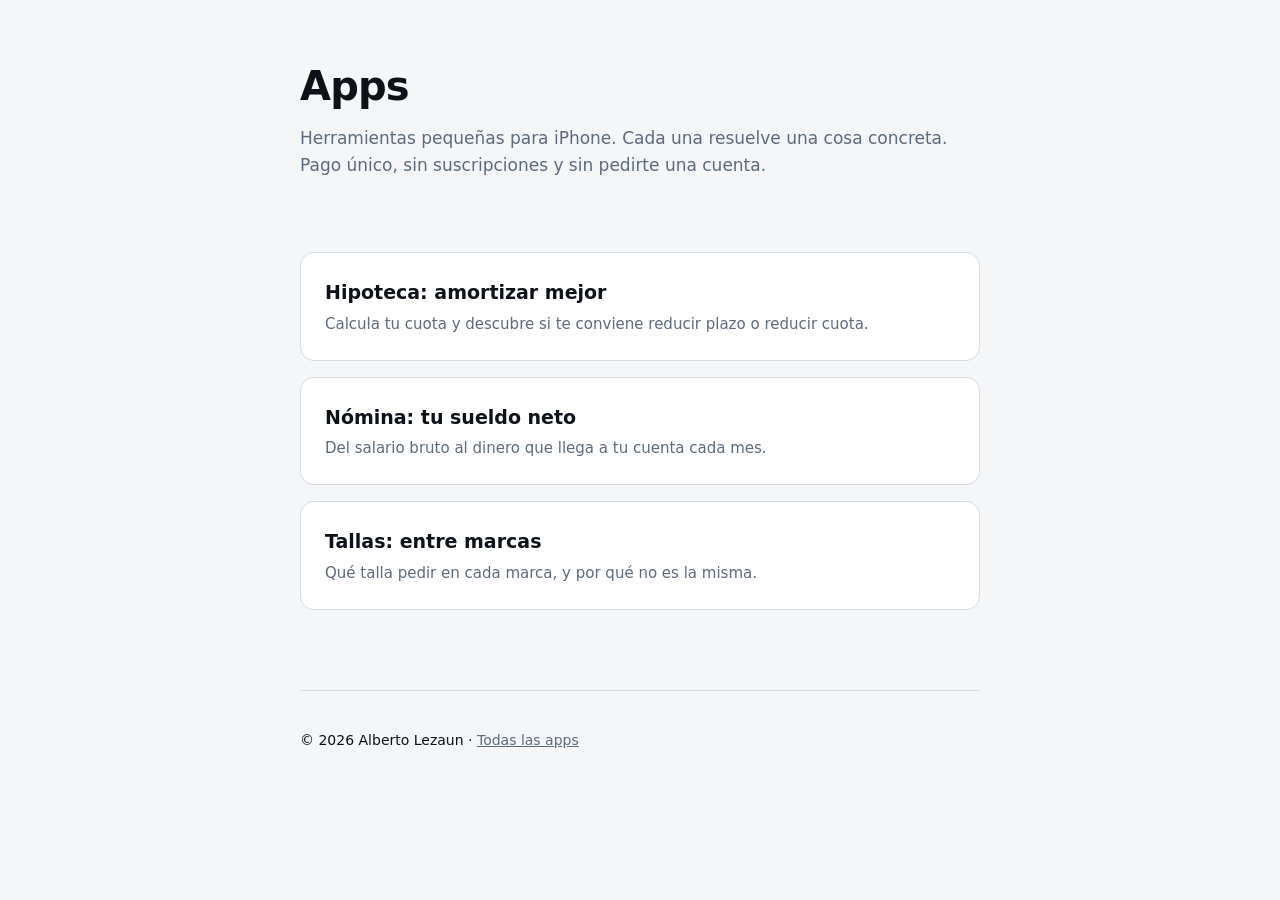
<file: index.html>
<!doctype html>
<html lang="es">
<head>
<meta charset="utf-8">
<meta name="viewport" content="width=device-width, initial-scale=1">
<title>Apps de Alberto Lezaun</title>
<meta name="description" content="Apps de utilidad para iPhone. Pago único, sin suscripciones y sin cuentas.">
<meta name="color-scheme" content="light dark">
<link rel="stylesheet" href="estilos.css">
</head>
<body>
<main>
<header>
  <h1>Apps</h1>
  <p class="muted">Herramientas pequeñas para iPhone. Cada una resuelve una cosa
  concreta. Pago único, sin suscripciones y sin pedirte una cuenta.</p>
</header>

  <a class="tarjeta" href="hipoteca-clara/">
    <h3>Hipoteca: amortizar mejor</h3>
    <p>Calcula tu cuota y descubre si te conviene reducir plazo o reducir cuota.</p>
  </a>
  <a class="tarjeta" href="nomina-clara/">
    <h3>Nómina: tu sueldo neto</h3>
    <p>Del salario bruto al dinero que llega a tu cuenta cada mes.</p>
  </a>
  <a class="tarjeta" href="tallas-claras/">
    <h3>Tallas: entre marcas</h3>
    <p>Qué talla pedir en cada marca, y por qué no es la misma.</p>
  </a>
</main>
<footer>
  <p>© 2026 Alberto Lezaun · <a href="">Todas las apps</a></p>
</footer>
</body>
</html>
</file>
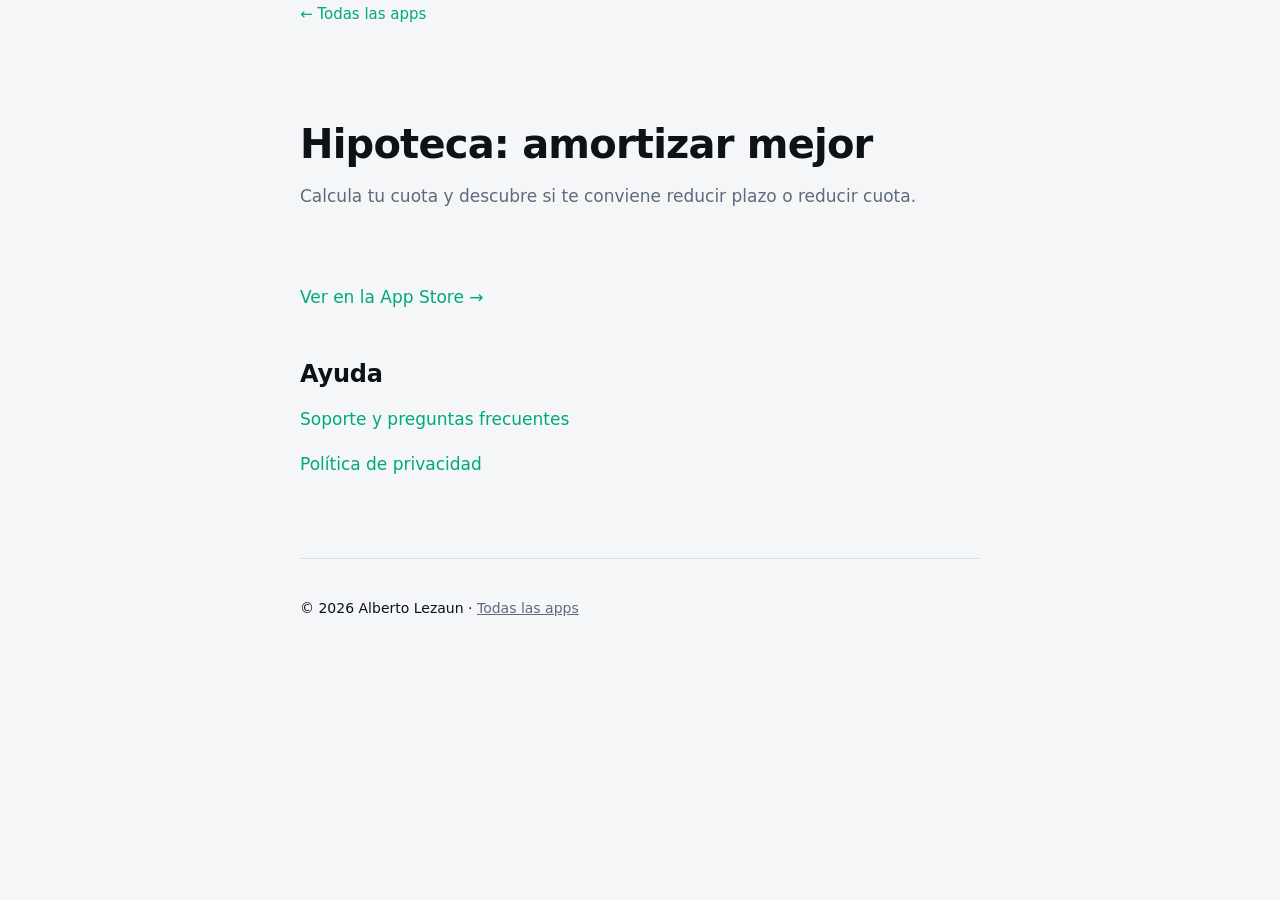
<file: hipoteca-clara/index.html>
<!doctype html>
<html lang="es">
<head>
<meta charset="utf-8">
<meta name="viewport" content="width=device-width, initial-scale=1">
<title>Hipoteca: amortizar mejor</title>
<meta name="description" content="Calcula tu cuota y descubre si te conviene reducir plazo o reducir cuota.">
<meta name="color-scheme" content="light dark">
<link rel="stylesheet" href="../estilos.css">
</head>
<body>
<main>
<a class="volver" href="../">← Todas las apps</a>
<header>
  <h1>Hipoteca: amortizar mejor</h1>
  <p class="muted">Calcula tu cuota y descubre si te conviene reducir plazo o reducir cuota.</p>
</header>

<p><a href="https://apps.apple.com/es/app/id6799749870">Ver en la App Store →</a></p>

<h2>Ayuda</h2>
<p><a href="soporte.html">Soporte y preguntas frecuentes</a></p>
<p><a href="privacidad.html">Política de privacidad</a></p>
</main>
<footer>
  <p>© 2026 Alberto Lezaun · <a href="../">Todas las apps</a></p>
</footer>
</body>
</html>
</file>
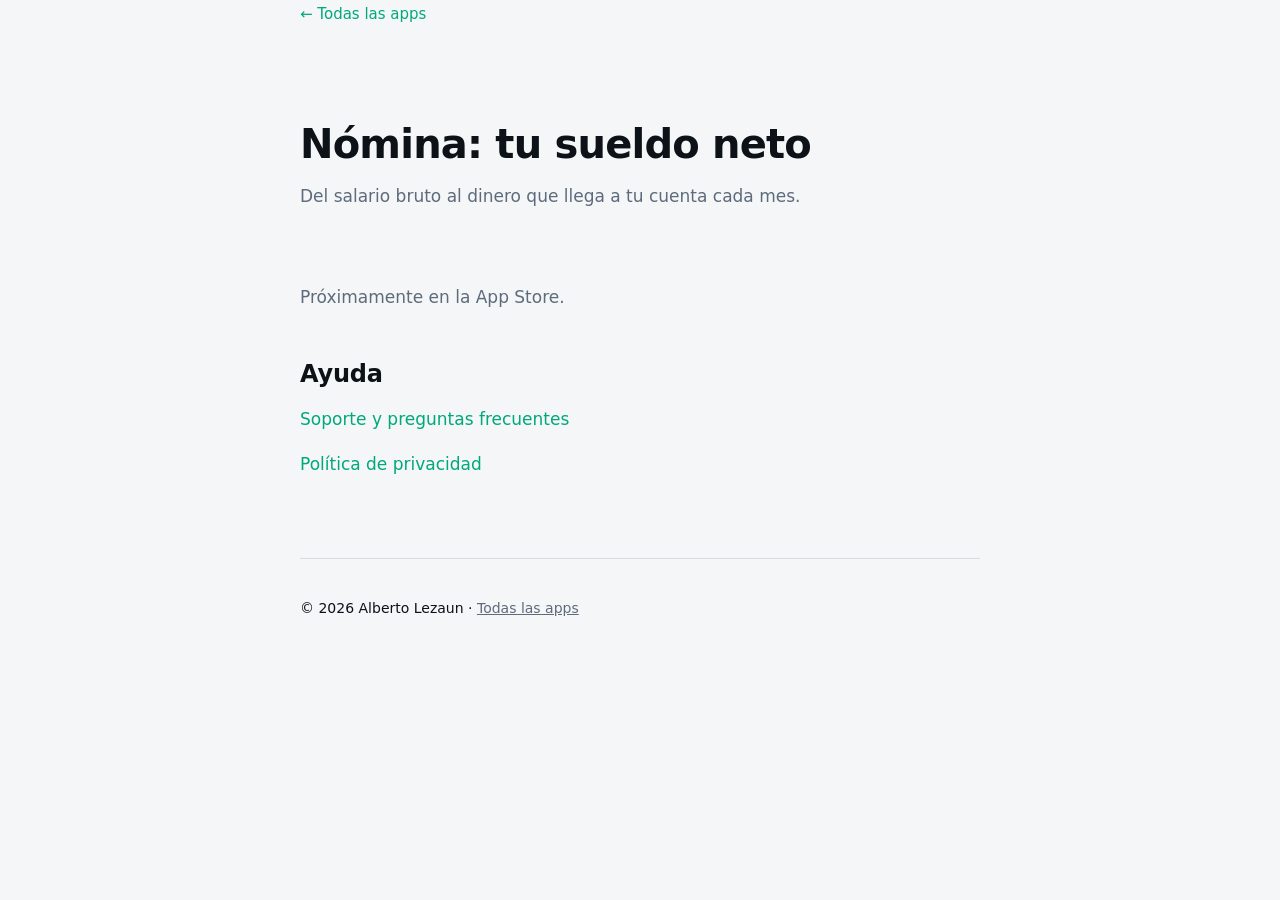
<file: nomina-clara/index.html>
<!doctype html>
<html lang="es">
<head>
<meta charset="utf-8">
<meta name="viewport" content="width=device-width, initial-scale=1">
<title>Nómina: tu sueldo neto</title>
<meta name="description" content="Del salario bruto al dinero que llega a tu cuenta cada mes.">
<meta name="color-scheme" content="light dark">
<link rel="stylesheet" href="../estilos.css">
</head>
<body>
<main>
<a class="volver" href="../">← Todas las apps</a>
<header>
  <h1>Nómina: tu sueldo neto</h1>
  <p class="muted">Del salario bruto al dinero que llega a tu cuenta cada mes.</p>
</header>

<p class="muted">Próximamente en la App Store.</p>

<h2>Ayuda</h2>
<p><a href="soporte.html">Soporte y preguntas frecuentes</a></p>
<p><a href="privacidad.html">Política de privacidad</a></p>
</main>
<footer>
  <p>© 2026 Alberto Lezaun · <a href="../">Todas las apps</a></p>
</footer>
</body>
</html>
</file>
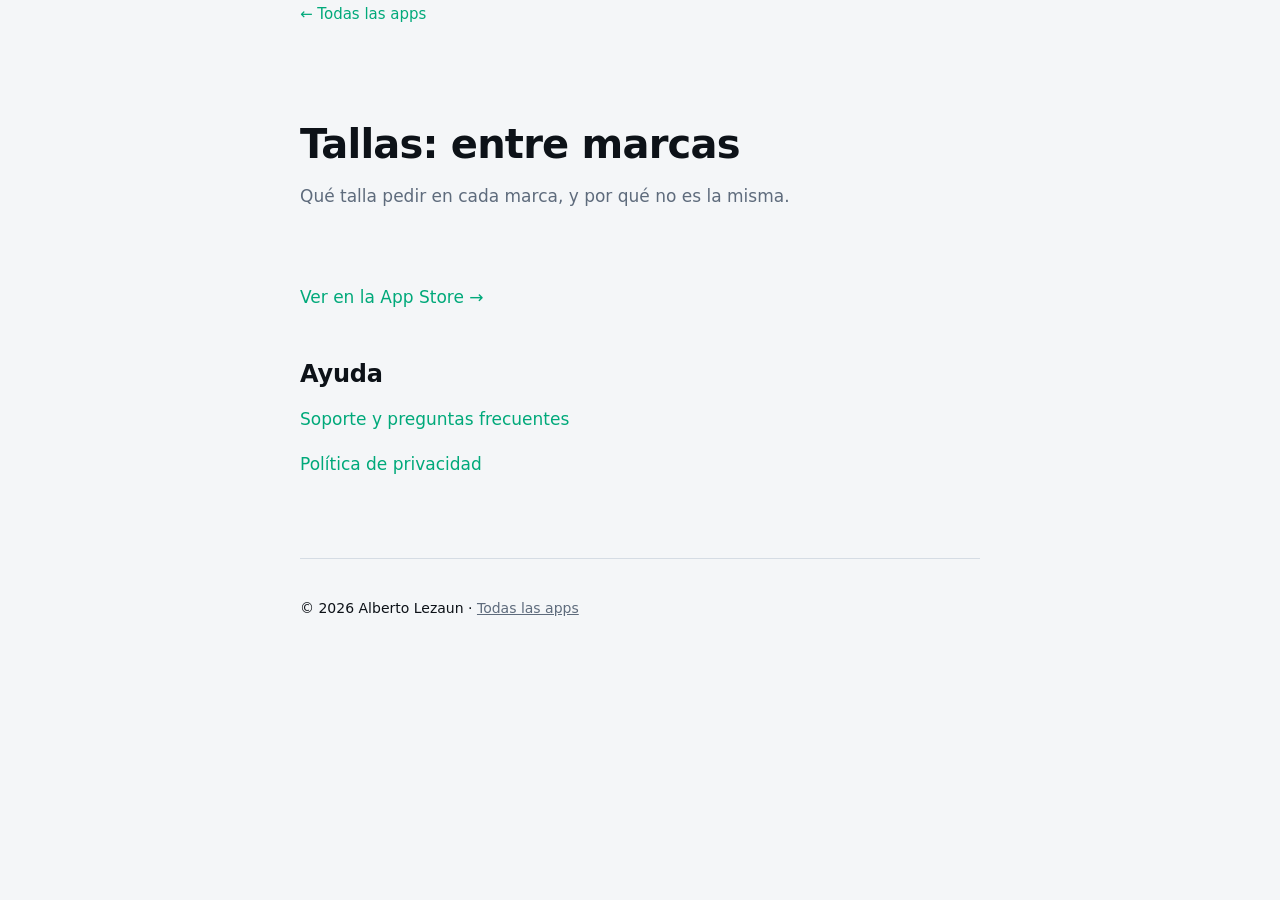
<file: tallas-claras/index.html>
<!doctype html>
<html lang="es">
<head>
<meta charset="utf-8">
<meta name="viewport" content="width=device-width, initial-scale=1">
<title>Tallas: entre marcas</title>
<meta name="description" content="Qué talla pedir en cada marca, y por qué no es la misma.">
<meta name="color-scheme" content="light dark">
<link rel="stylesheet" href="../estilos.css">
</head>
<body>
<main>
<a class="volver" href="../">← Todas las apps</a>
<header>
  <h1>Tallas: entre marcas</h1>
  <p class="muted">Qué talla pedir en cada marca, y por qué no es la misma.</p>
</header>

<p><a href="https://apps.apple.com/es/app/id6800652855">Ver en la App Store →</a></p>

<h2>Ayuda</h2>
<p><a href="soporte.html">Soporte y preguntas frecuentes</a></p>
<p><a href="privacidad.html">Política de privacidad</a></p>
</main>
<footer>
  <p>© 2026 Alberto Lezaun · <a href="../">Todas las apps</a></p>
</footer>
</body>
</html>
</file>
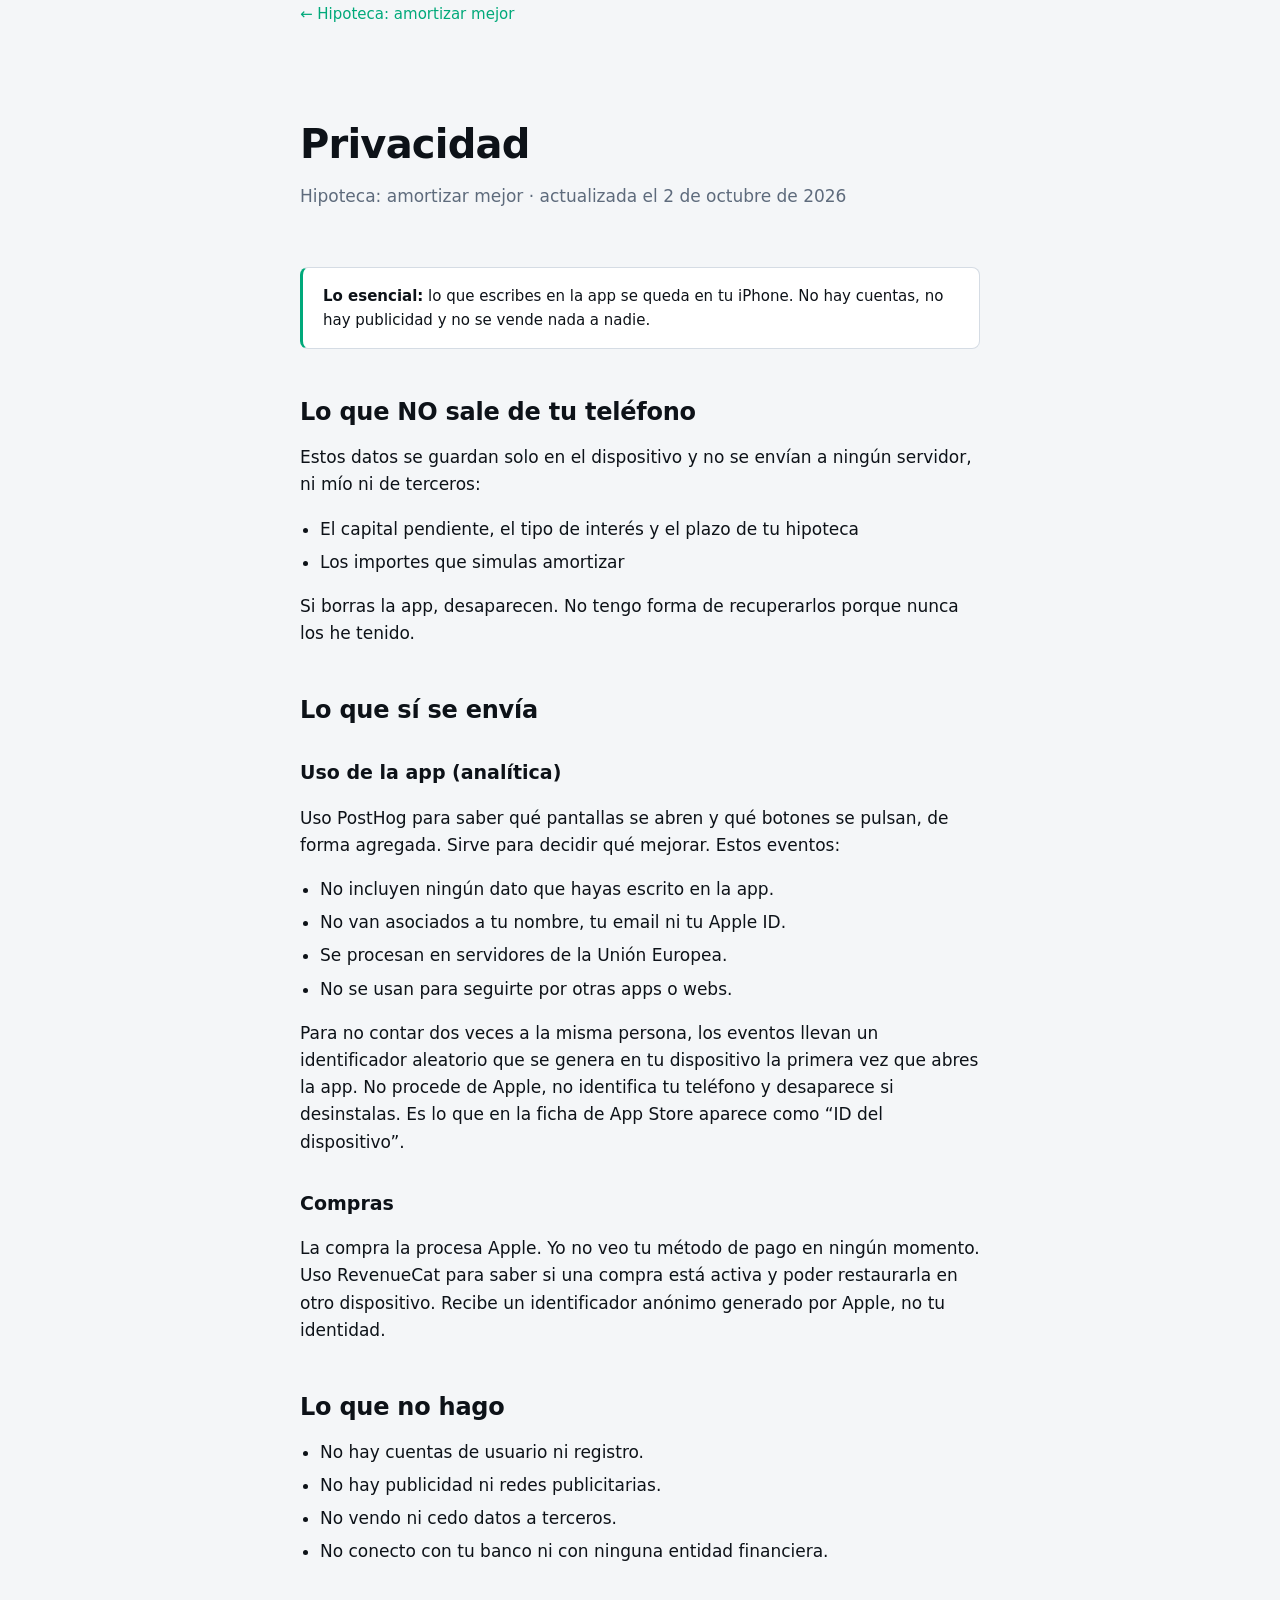
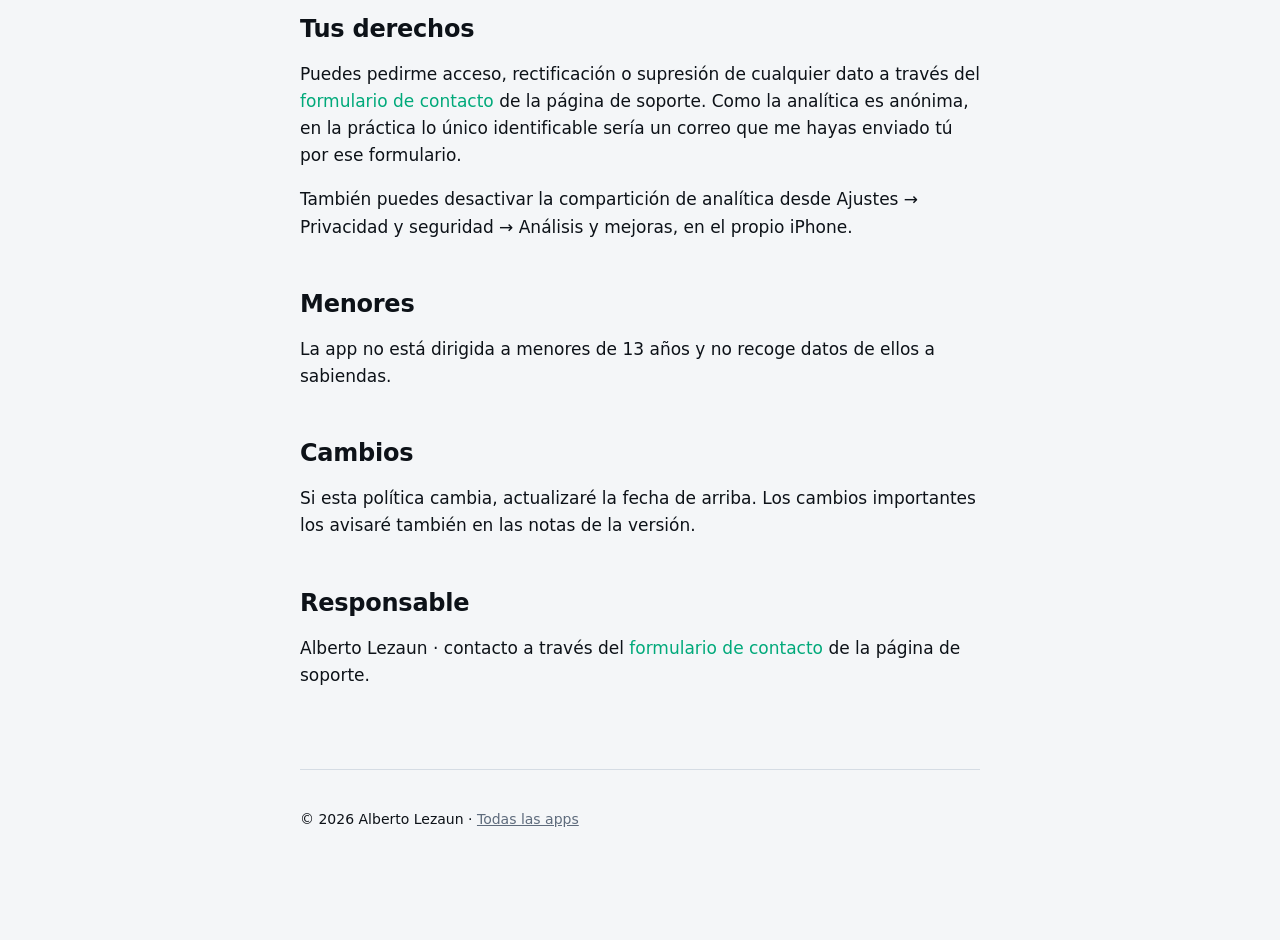
<file: hipoteca-clara/privacidad.html>
<!doctype html>
<html lang="es">
<head>
<meta charset="utf-8">
<meta name="viewport" content="width=device-width, initial-scale=1">
<title>Privacidad — Hipoteca: amortizar mejor</title>
<meta name="description" content="Qué datos recoge Hipoteca: amortizar mejor y qué hace con ellos.">
<meta name="color-scheme" content="light dark">
<link rel="stylesheet" href="../estilos.css">
</head>
<body>
<main>
<a class="volver" href="./">← Hipoteca: amortizar mejor</a>
<header>
  <h1>Privacidad</h1>
  <p class="muted">Hipoteca: amortizar mejor · actualizada el 2 de octubre de 2026</p>
</header>

<div class="aviso">
  <p style="margin:0"><strong>Lo esencial:</strong> lo que escribes en la app se
  queda en tu iPhone. No hay cuentas, no hay publicidad y no se vende nada a
  nadie.</p>
</div>

<h2>Lo que NO sale de tu teléfono</h2>
<p>Estos datos se guardan solo en el dispositivo y no se envían a ningún
servidor, ni mío ni de terceros:</p>
<ul>
  <li>El capital pendiente, el tipo de interés y el plazo de tu hipoteca</li>
  <li>Los importes que simulas amortizar</li>
</ul>
<p>Si borras la app, desaparecen. No tengo forma de recuperarlos porque nunca
los he tenido.</p>

<h2>Lo que sí se envía</h2>

<h3>Uso de la app (analítica)</h3>
<p>Uso PostHog para saber qué pantallas se abren y qué botones se pulsan, de
forma agregada. Sirve para decidir qué mejorar. Estos eventos:</p>
<ul>
  <li>No incluyen ningún dato que hayas escrito en la app.</li>
  <li>No van asociados a tu nombre, tu email ni tu Apple ID.</li>
  <li>Se procesan en servidores de la Unión Europea.</li>
  <li>No se usan para seguirte por otras apps o webs.</li>
</ul>
<p>Para no contar dos veces a la misma persona, los eventos llevan un
identificador aleatorio que se genera en tu dispositivo la primera vez que
abres la app. No procede de Apple, no identifica tu teléfono y desaparece si
desinstalas. Es lo que en la ficha de App Store aparece como “ID del
dispositivo”.</p>

<h3>Compras</h3>
<p>La compra la procesa Apple. Yo no veo tu método de pago en ningún momento.
Uso RevenueCat para saber si una compra está activa y poder restaurarla en
otro dispositivo. Recibe un identificador anónimo generado por Apple, no tu
identidad.</p>

<h2>Lo que no hago</h2>
<ul>
  <li>No hay cuentas de usuario ni registro.</li>
  <li>No hay publicidad ni redes publicitarias.</li>
  <li>No vendo ni cedo datos a terceros.</li>
  <li>No conecto con tu banco ni con ninguna entidad financiera.</li>
</ul>

<h2>Tus derechos</h2>
<p>Puedes pedirme acceso, rectificación o supresión de cualquier dato a través
del <a href="soporte.html#contacto">formulario de contacto</a> de la página de soporte. Como la
analítica es anónima, en la práctica lo único identificable sería un correo que
me hayas enviado tú por ese formulario.</p>
<p>También puedes desactivar la compartición de analítica desde
Ajustes → Privacidad y seguridad → Análisis y mejoras, en el propio iPhone.</p>

<h2>Menores</h2>
<p>La app no está dirigida a menores de 13 años y no recoge datos de ellos a
sabiendas.</p>

<h2>Cambios</h2>
<p>Si esta política cambia, actualizaré la fecha de arriba. Los cambios
importantes los avisaré también en las notas de la versión.</p>

<h2>Responsable</h2>
<p>Alberto Lezaun · contacto a través del <a href="soporte.html#contacto">formulario de contacto</a> de la página de soporte.</p>
</main>
<footer>
  <p>© 2026 Alberto Lezaun · <a href="../">Todas las apps</a></p>
</footer>
</body>
</html>
</file>
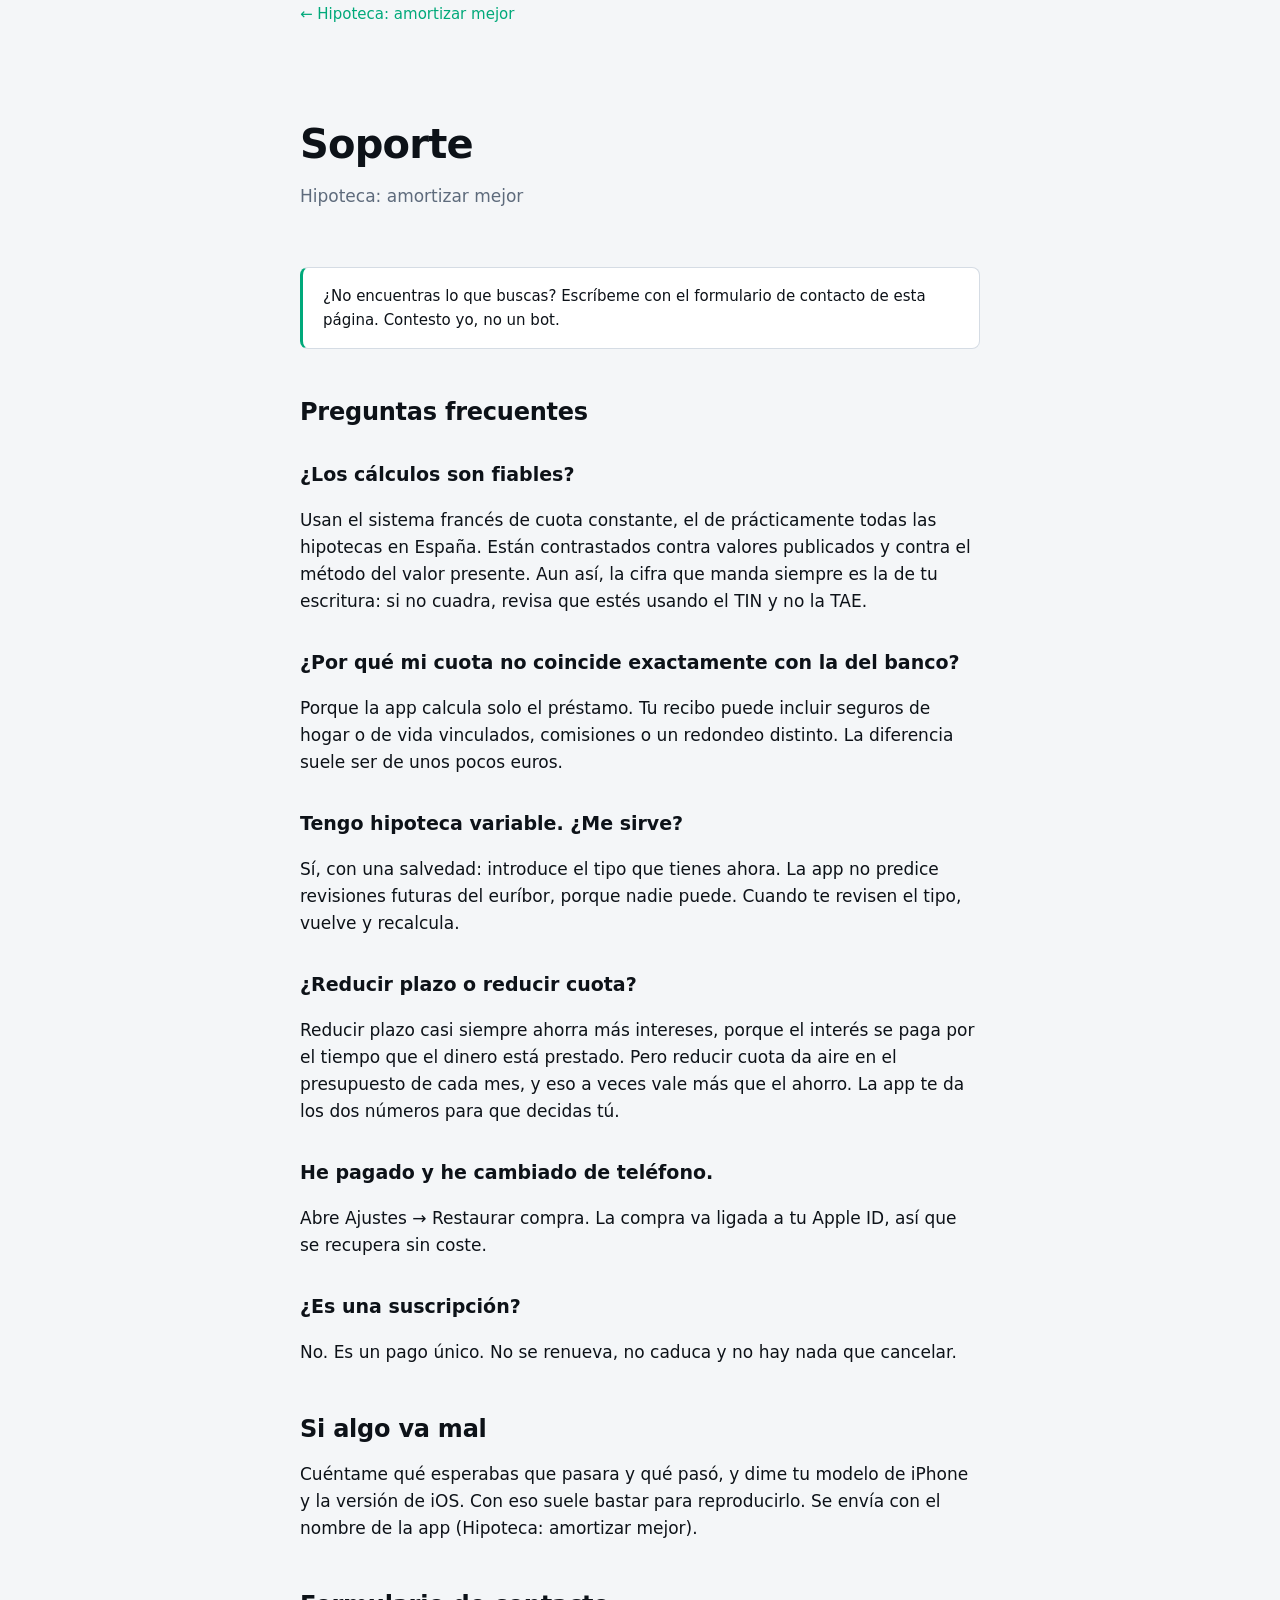
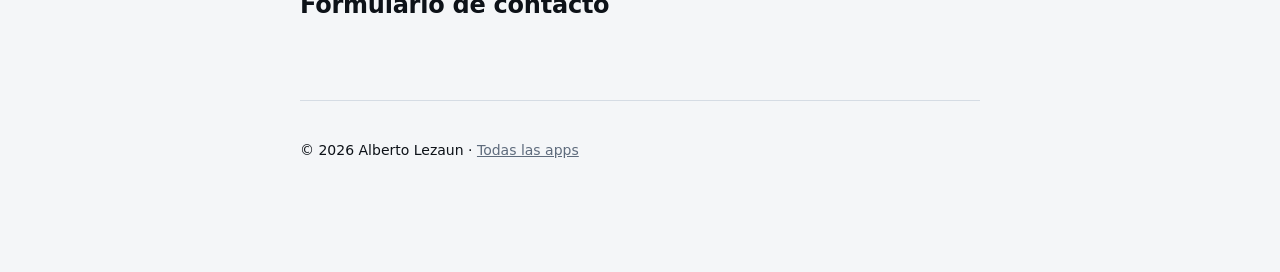
<file: hipoteca-clara/soporte.html>
<!doctype html>
<html lang="es">
<head>
<meta charset="utf-8">
<meta name="viewport" content="width=device-width, initial-scale=1">
<title>Soporte — Hipoteca: amortizar mejor</title>
<meta name="description" content="Ayuda y preguntas frecuentes de Hipoteca: amortizar mejor.">
<meta name="color-scheme" content="light dark">
<link rel="stylesheet" href="../estilos.css">
</head>
<body>
<main>
<a class="volver" href="./">← Hipoteca: amortizar mejor</a>
<header>
  <h1>Soporte</h1>
  <p class="muted">Hipoteca: amortizar mejor</p>
</header>

<div class="aviso">
  <p style="margin:0">¿No encuentras lo que buscas? Escríbeme con el formulario
  de contacto de esta página. Contesto yo, no un bot.</p>
</div>

<h2>Preguntas frecuentes</h2>

<h3>¿Los cálculos son fiables?</h3>
<p>Usan el sistema francés de cuota constante, el de prácticamente todas las hipotecas en España. Están contrastados contra valores publicados y contra el método del valor presente. Aun así, la cifra que manda siempre es la de tu escritura: si no cuadra, revisa que estés usando el TIN y no la TAE.</p>

<h3>¿Por qué mi cuota no coincide exactamente con la del banco?</h3>
<p>Porque la app calcula solo el préstamo. Tu recibo puede incluir seguros de hogar o de vida vinculados, comisiones o un redondeo distinto. La diferencia suele ser de unos pocos euros.</p>

<h3>Tengo hipoteca variable. ¿Me sirve?</h3>
<p>Sí, con una salvedad: introduce el tipo que tienes ahora. La app no predice revisiones futuras del euríbor, porque nadie puede. Cuando te revisen el tipo, vuelve y recalcula.</p>

<h3>¿Reducir plazo o reducir cuota?</h3>
<p>Reducir plazo casi siempre ahorra más intereses, porque el interés se paga por el tiempo que el dinero está prestado. Pero reducir cuota da aire en el presupuesto de cada mes, y eso a veces vale más que el ahorro. La app te da los dos números para que decidas tú.</p>

<h3>He pagado y he cambiado de teléfono.</h3>
<p>Abre Ajustes → Restaurar compra. La compra va ligada a tu Apple ID, así que se recupera sin coste.</p>

<h3>¿Es una suscripción?</h3>
<p>No. Es un pago único. No se renueva, no caduca y no hay nada que cancelar.</p>

<h2>Si algo va mal</h2>
<p>Cuéntame qué esperabas que pasara y qué pasó, y dime tu modelo de iPhone y la
versión de iOS. Con eso suele bastar para reproducirlo. Se envía con el nombre
de la app (Hipoteca: amortizar mejor).</p>

<h2 id="contacto">Formulario de contacto</h2>
<div id="core-contacto" data-proyecto="fabrica-de-apps" data-app="Hipoteca: amortizar mejor" data-idioma="es" data-privacidad="https://apps.albertolezaun.com/hipoteca-clara/privacidad.html"></div>
<script src="https://core-contacto.albertolezaun.workers.dev/form.js" async></script>
</main>
<footer>
  <p>© 2026 Alberto Lezaun · <a href="../">Todas las apps</a></p>
</footer>
</body>
</html>
</file>
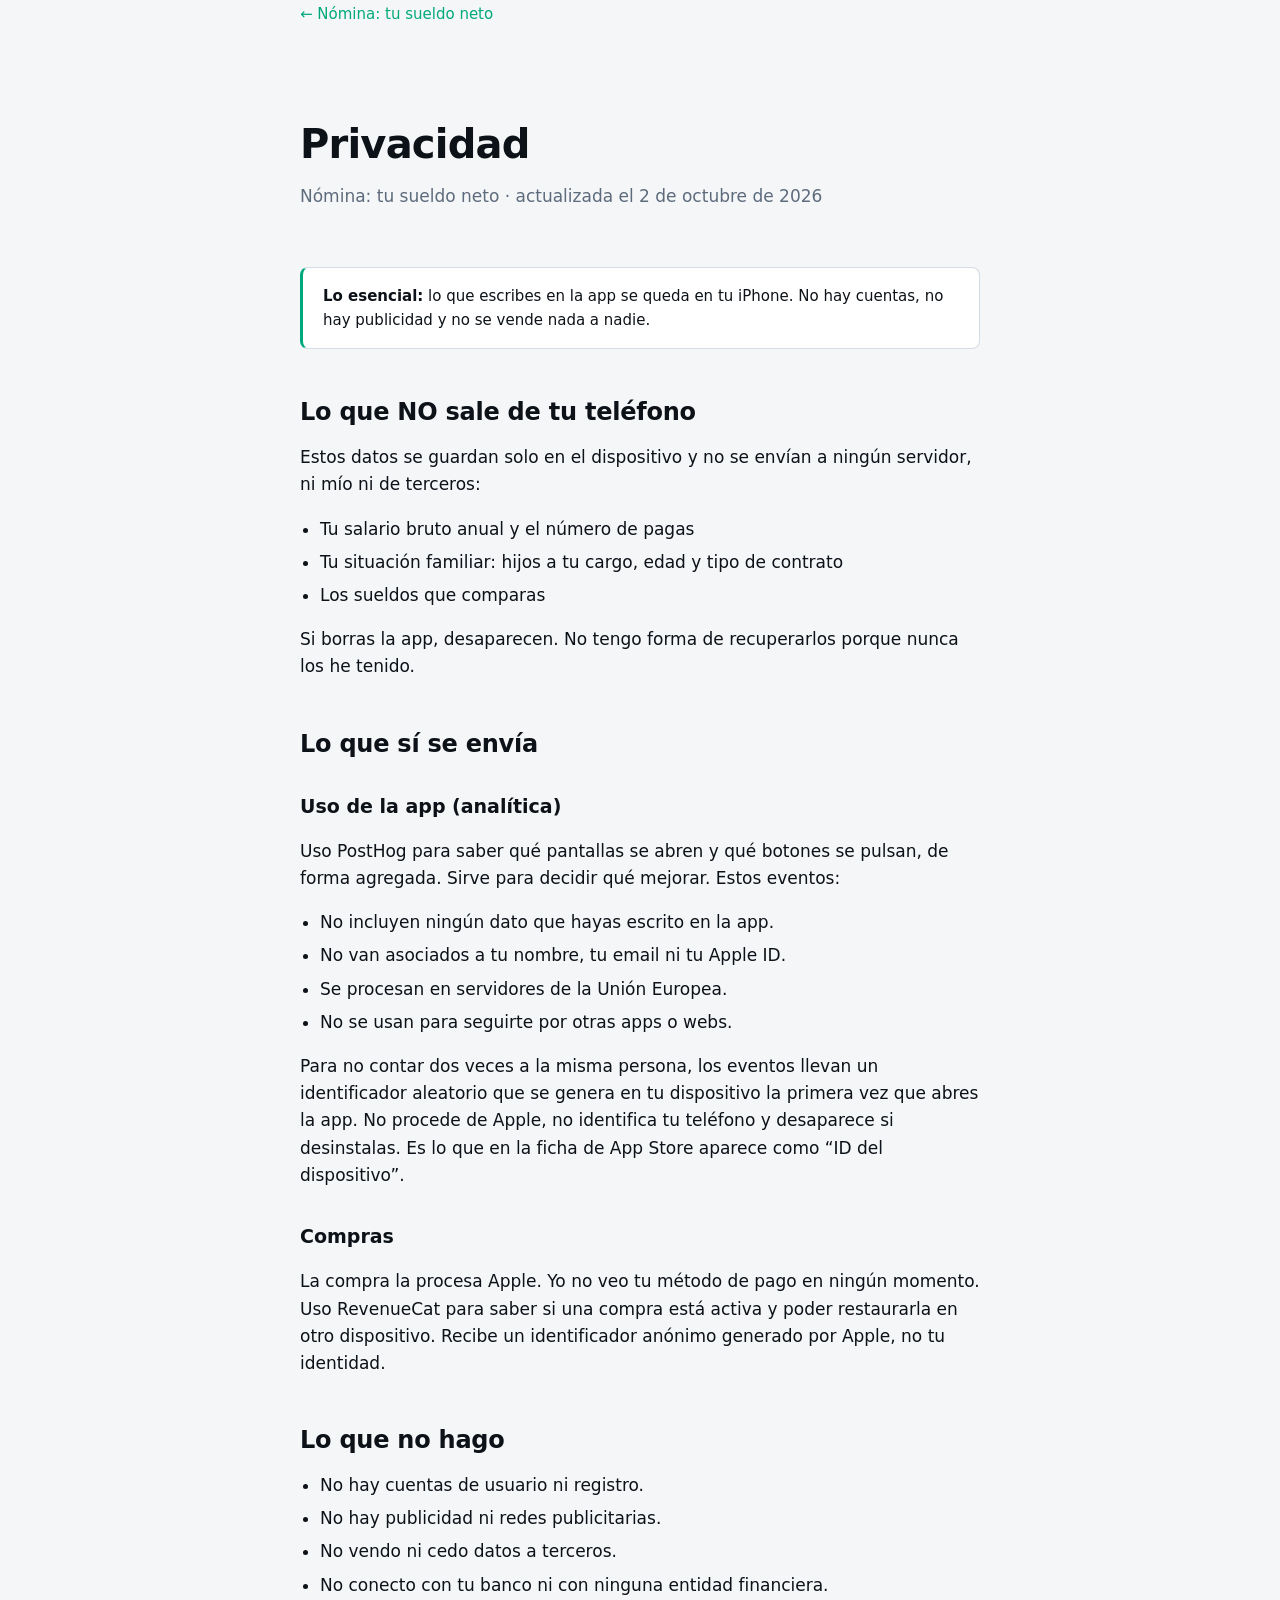
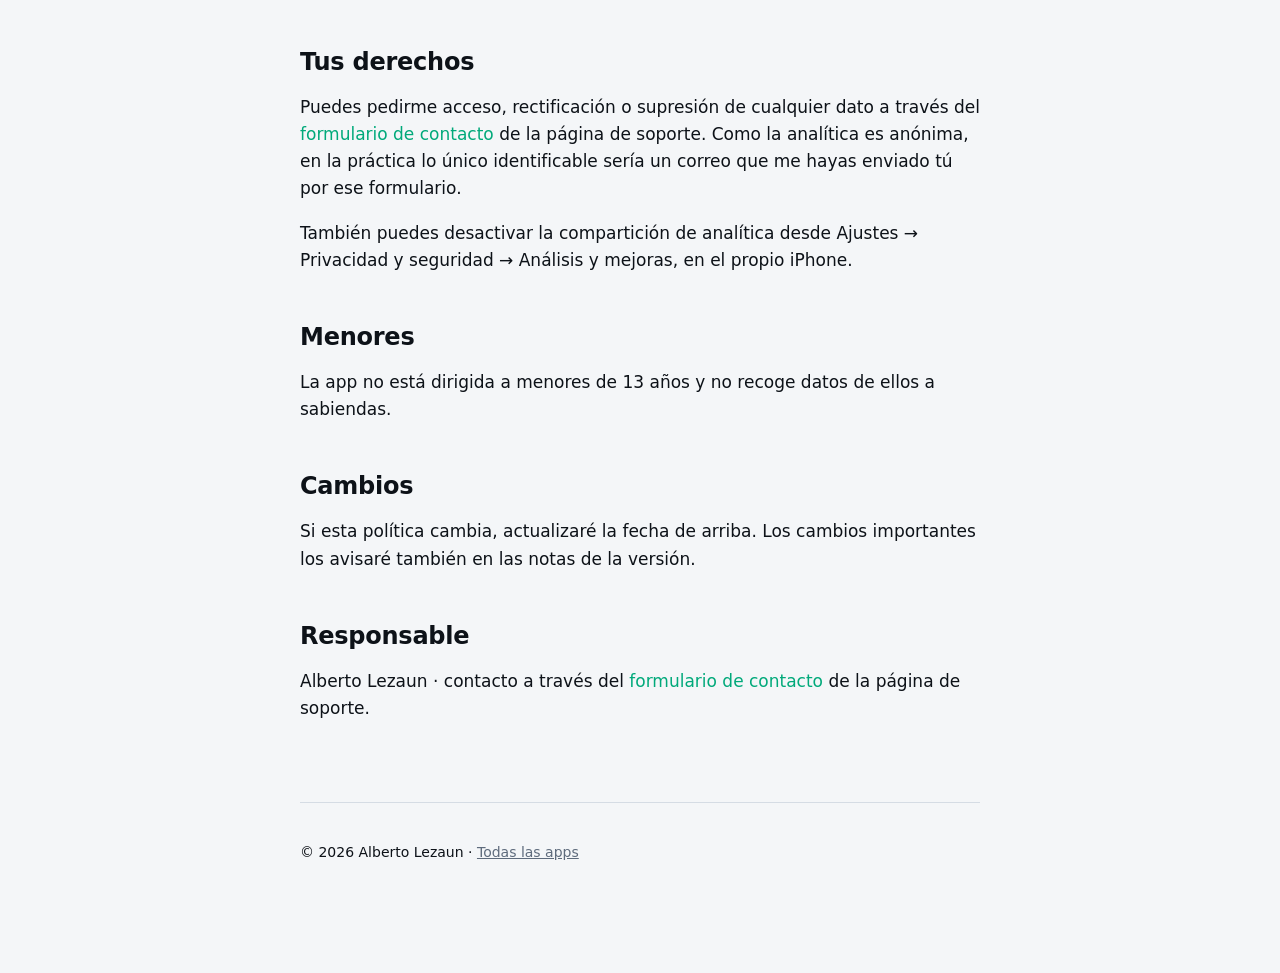
<file: nomina-clara/privacidad.html>
<!doctype html>
<html lang="es">
<head>
<meta charset="utf-8">
<meta name="viewport" content="width=device-width, initial-scale=1">
<title>Privacidad — Nómina: tu sueldo neto</title>
<meta name="description" content="Qué datos recoge Nómina: tu sueldo neto y qué hace con ellos.">
<meta name="color-scheme" content="light dark">
<link rel="stylesheet" href="../estilos.css">
</head>
<body>
<main>
<a class="volver" href="./">← Nómina: tu sueldo neto</a>
<header>
  <h1>Privacidad</h1>
  <p class="muted">Nómina: tu sueldo neto · actualizada el 2 de octubre de 2026</p>
</header>

<div class="aviso">
  <p style="margin:0"><strong>Lo esencial:</strong> lo que escribes en la app se
  queda en tu iPhone. No hay cuentas, no hay publicidad y no se vende nada a
  nadie.</p>
</div>

<h2>Lo que NO sale de tu teléfono</h2>
<p>Estos datos se guardan solo en el dispositivo y no se envían a ningún
servidor, ni mío ni de terceros:</p>
<ul>
  <li>Tu salario bruto anual y el número de pagas</li>
  <li>Tu situación familiar: hijos a tu cargo, edad y tipo de contrato</li>
  <li>Los sueldos que comparas</li>
</ul>
<p>Si borras la app, desaparecen. No tengo forma de recuperarlos porque nunca
los he tenido.</p>

<h2>Lo que sí se envía</h2>

<h3>Uso de la app (analítica)</h3>
<p>Uso PostHog para saber qué pantallas se abren y qué botones se pulsan, de
forma agregada. Sirve para decidir qué mejorar. Estos eventos:</p>
<ul>
  <li>No incluyen ningún dato que hayas escrito en la app.</li>
  <li>No van asociados a tu nombre, tu email ni tu Apple ID.</li>
  <li>Se procesan en servidores de la Unión Europea.</li>
  <li>No se usan para seguirte por otras apps o webs.</li>
</ul>
<p>Para no contar dos veces a la misma persona, los eventos llevan un
identificador aleatorio que se genera en tu dispositivo la primera vez que
abres la app. No procede de Apple, no identifica tu teléfono y desaparece si
desinstalas. Es lo que en la ficha de App Store aparece como “ID del
dispositivo”.</p>

<h3>Compras</h3>
<p>La compra la procesa Apple. Yo no veo tu método de pago en ningún momento.
Uso RevenueCat para saber si una compra está activa y poder restaurarla en
otro dispositivo. Recibe un identificador anónimo generado por Apple, no tu
identidad.</p>

<h2>Lo que no hago</h2>
<ul>
  <li>No hay cuentas de usuario ni registro.</li>
  <li>No hay publicidad ni redes publicitarias.</li>
  <li>No vendo ni cedo datos a terceros.</li>
  <li>No conecto con tu banco ni con ninguna entidad financiera.</li>
</ul>

<h2>Tus derechos</h2>
<p>Puedes pedirme acceso, rectificación o supresión de cualquier dato a través
del <a href="soporte.html#contacto">formulario de contacto</a> de la página de soporte. Como la
analítica es anónima, en la práctica lo único identificable sería un correo que
me hayas enviado tú por ese formulario.</p>
<p>También puedes desactivar la compartición de analítica desde
Ajustes → Privacidad y seguridad → Análisis y mejoras, en el propio iPhone.</p>

<h2>Menores</h2>
<p>La app no está dirigida a menores de 13 años y no recoge datos de ellos a
sabiendas.</p>

<h2>Cambios</h2>
<p>Si esta política cambia, actualizaré la fecha de arriba. Los cambios
importantes los avisaré también en las notas de la versión.</p>

<h2>Responsable</h2>
<p>Alberto Lezaun · contacto a través del <a href="soporte.html#contacto">formulario de contacto</a> de la página de soporte.</p>
</main>
<footer>
  <p>© 2026 Alberto Lezaun · <a href="../">Todas las apps</a></p>
</footer>
</body>
</html>
</file>
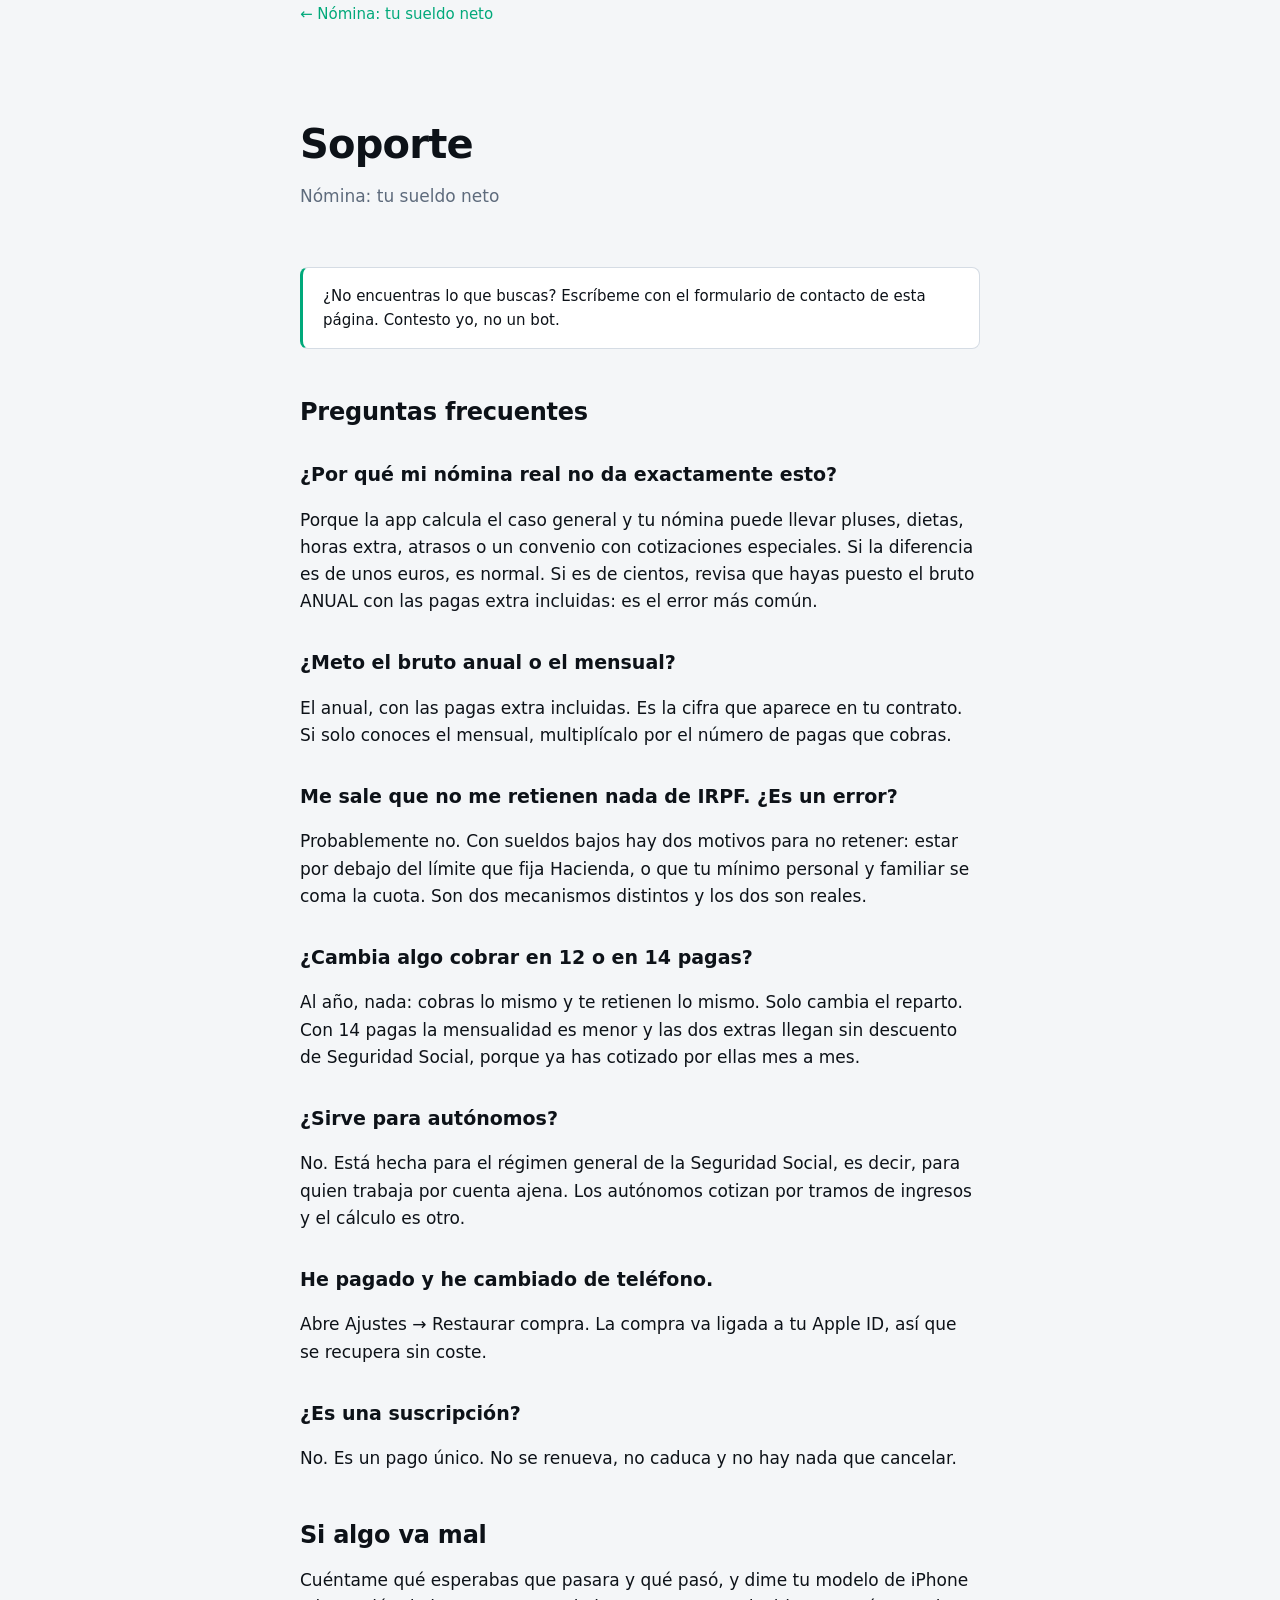
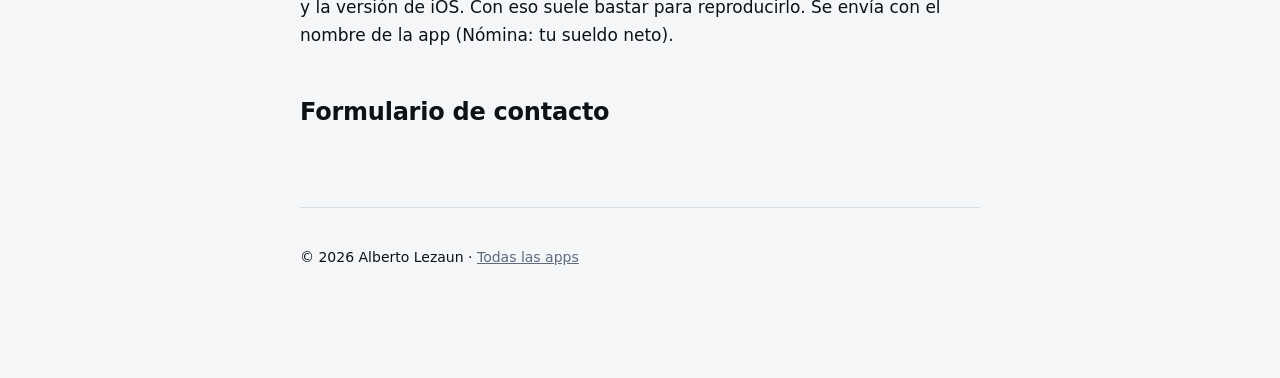
<file: nomina-clara/soporte.html>
<!doctype html>
<html lang="es">
<head>
<meta charset="utf-8">
<meta name="viewport" content="width=device-width, initial-scale=1">
<title>Soporte — Nómina: tu sueldo neto</title>
<meta name="description" content="Ayuda y preguntas frecuentes de Nómina: tu sueldo neto.">
<meta name="color-scheme" content="light dark">
<link rel="stylesheet" href="../estilos.css">
</head>
<body>
<main>
<a class="volver" href="./">← Nómina: tu sueldo neto</a>
<header>
  <h1>Soporte</h1>
  <p class="muted">Nómina: tu sueldo neto</p>
</header>

<div class="aviso">
  <p style="margin:0">¿No encuentras lo que buscas? Escríbeme con el formulario
  de contacto de esta página. Contesto yo, no un bot.</p>
</div>

<h2>Preguntas frecuentes</h2>

<h3>¿Por qué mi nómina real no da exactamente esto?</h3>
<p>Porque la app calcula el caso general y tu nómina puede llevar pluses, dietas, horas extra, atrasos o un convenio con cotizaciones especiales. Si la diferencia es de unos euros, es normal. Si es de cientos, revisa que hayas puesto el bruto ANUAL con las pagas extra incluidas: es el error más común.</p>

<h3>¿Meto el bruto anual o el mensual?</h3>
<p>El anual, con las pagas extra incluidas. Es la cifra que aparece en tu contrato. Si solo conoces el mensual, multiplícalo por el número de pagas que cobras.</p>

<h3>Me sale que no me retienen nada de IRPF. ¿Es un error?</h3>
<p>Probablemente no. Con sueldos bajos hay dos motivos para no retener: estar por debajo del límite que fija Hacienda, o que tu mínimo personal y familiar se coma la cuota. Son dos mecanismos distintos y los dos son reales.</p>

<h3>¿Cambia algo cobrar en 12 o en 14 pagas?</h3>
<p>Al año, nada: cobras lo mismo y te retienen lo mismo. Solo cambia el reparto. Con 14 pagas la mensualidad es menor y las dos extras llegan sin descuento de Seguridad Social, porque ya has cotizado por ellas mes a mes.</p>

<h3>¿Sirve para autónomos?</h3>
<p>No. Está hecha para el régimen general de la Seguridad Social, es decir, para quien trabaja por cuenta ajena. Los autónomos cotizan por tramos de ingresos y el cálculo es otro.</p>

<h3>He pagado y he cambiado de teléfono.</h3>
<p>Abre Ajustes → Restaurar compra. La compra va ligada a tu Apple ID, así que se recupera sin coste.</p>

<h3>¿Es una suscripción?</h3>
<p>No. Es un pago único. No se renueva, no caduca y no hay nada que cancelar.</p>

<h2>Si algo va mal</h2>
<p>Cuéntame qué esperabas que pasara y qué pasó, y dime tu modelo de iPhone y la
versión de iOS. Con eso suele bastar para reproducirlo. Se envía con el nombre
de la app (Nómina: tu sueldo neto).</p>

<h2 id="contacto">Formulario de contacto</h2>
<div id="core-contacto" data-proyecto="fabrica-de-apps" data-app="Nómina: tu sueldo neto" data-idioma="es" data-privacidad="https://apps.albertolezaun.com/nomina-clara/privacidad.html"></div>
<script src="https://core-contacto.albertolezaun.workers.dev/form.js" async></script>
</main>
<footer>
  <p>© 2026 Alberto Lezaun · <a href="../">Todas las apps</a></p>
</footer>
</body>
</html>
</file>
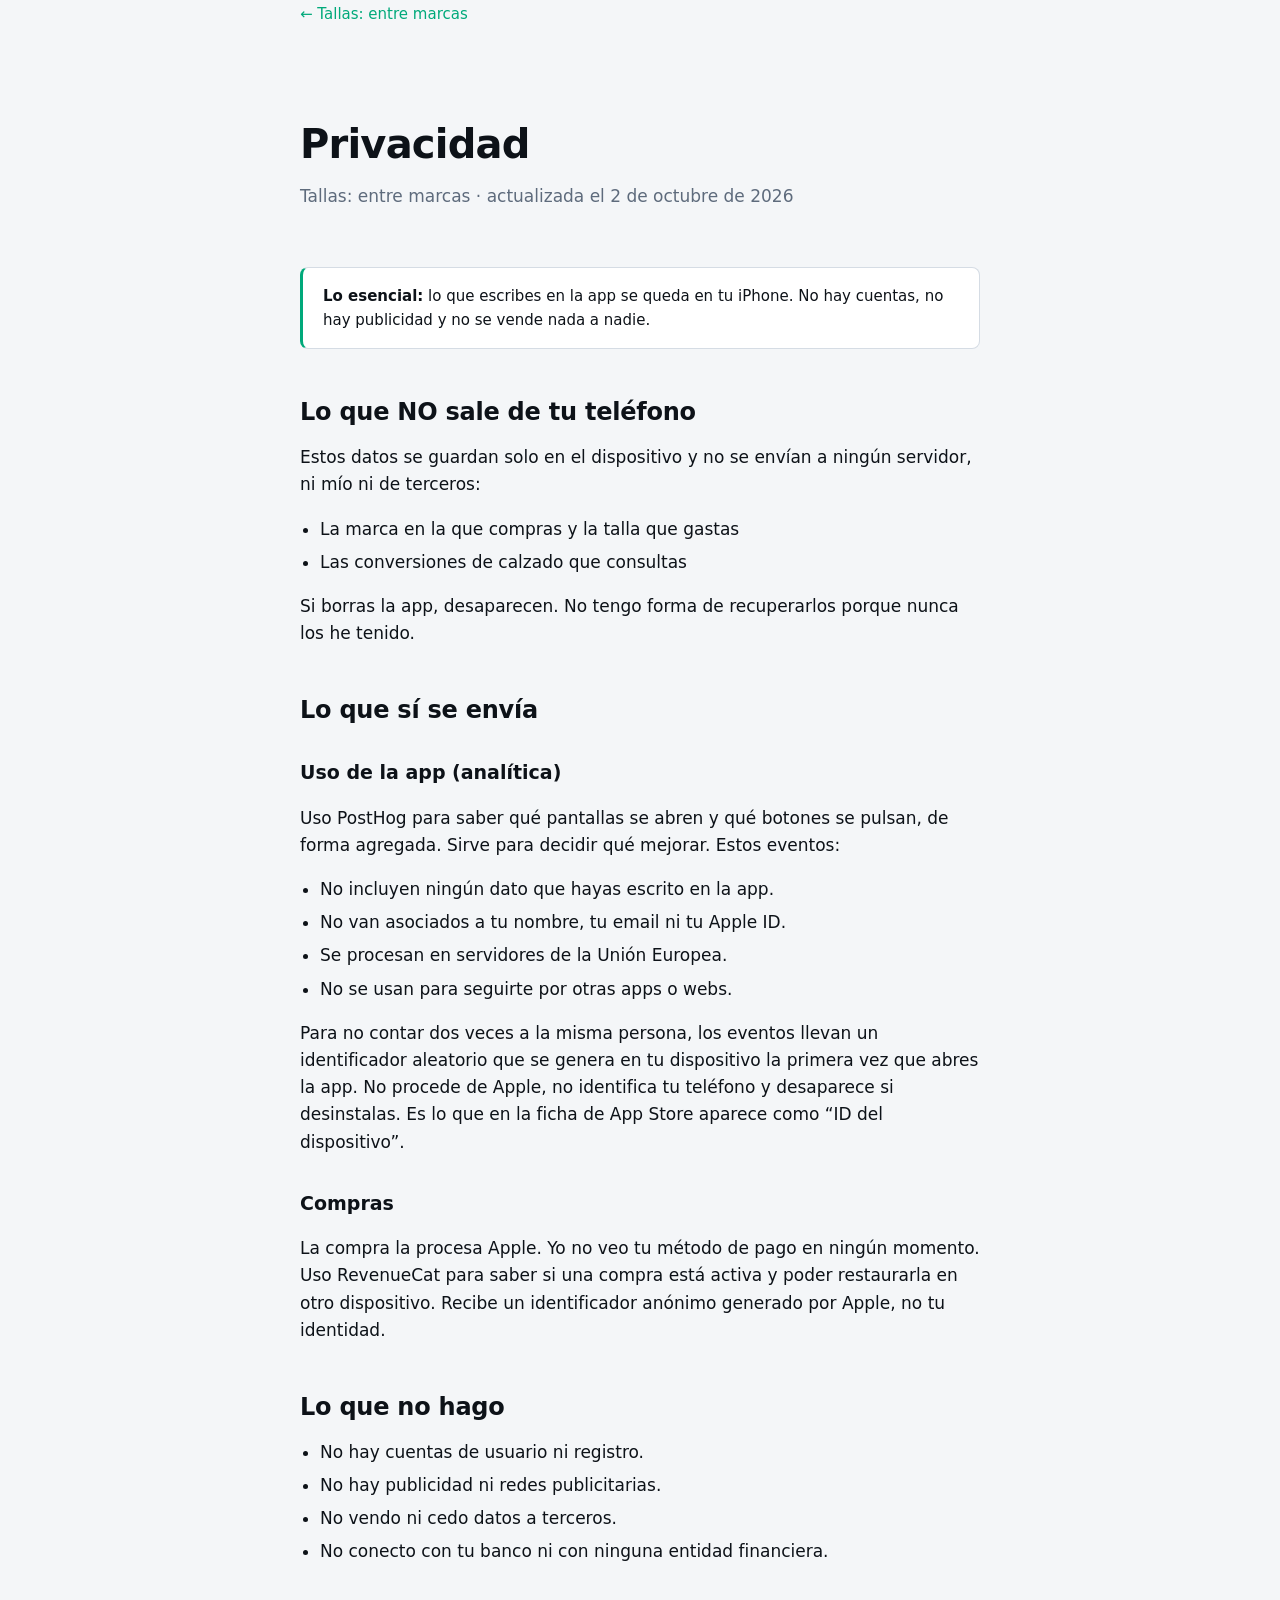
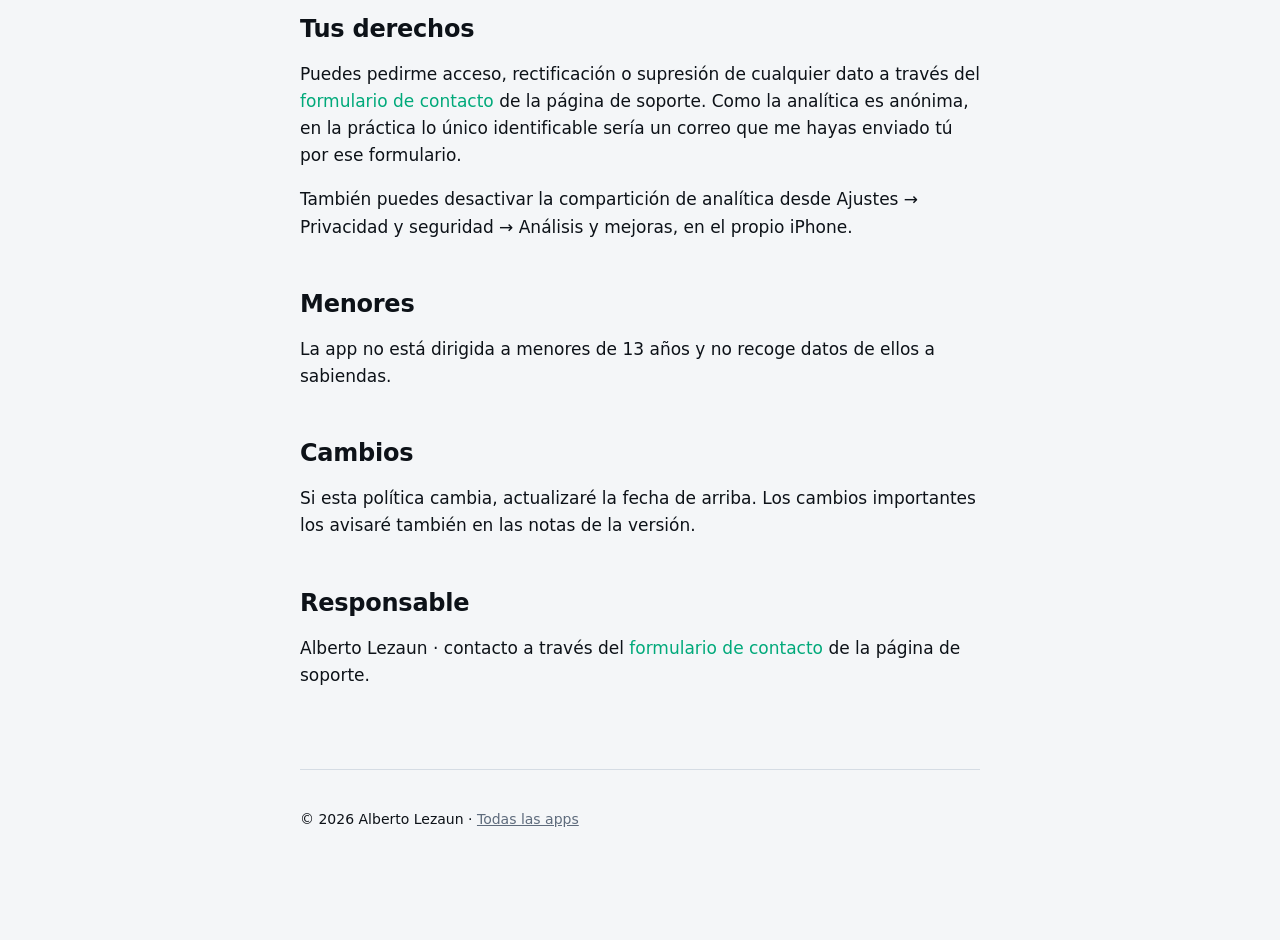
<file: tallas-claras/privacidad.html>
<!doctype html>
<html lang="es">
<head>
<meta charset="utf-8">
<meta name="viewport" content="width=device-width, initial-scale=1">
<title>Privacidad — Tallas: entre marcas</title>
<meta name="description" content="Qué datos recoge Tallas: entre marcas y qué hace con ellos.">
<meta name="color-scheme" content="light dark">
<link rel="stylesheet" href="../estilos.css">
</head>
<body>
<main>
<a class="volver" href="./">← Tallas: entre marcas</a>
<header>
  <h1>Privacidad</h1>
  <p class="muted">Tallas: entre marcas · actualizada el 2 de octubre de 2026</p>
</header>

<div class="aviso">
  <p style="margin:0"><strong>Lo esencial:</strong> lo que escribes en la app se
  queda en tu iPhone. No hay cuentas, no hay publicidad y no se vende nada a
  nadie.</p>
</div>

<h2>Lo que NO sale de tu teléfono</h2>
<p>Estos datos se guardan solo en el dispositivo y no se envían a ningún
servidor, ni mío ni de terceros:</p>
<ul>
  <li>La marca en la que compras y la talla que gastas</li>
  <li>Las conversiones de calzado que consultas</li>
</ul>
<p>Si borras la app, desaparecen. No tengo forma de recuperarlos porque nunca
los he tenido.</p>

<h2>Lo que sí se envía</h2>

<h3>Uso de la app (analítica)</h3>
<p>Uso PostHog para saber qué pantallas se abren y qué botones se pulsan, de
forma agregada. Sirve para decidir qué mejorar. Estos eventos:</p>
<ul>
  <li>No incluyen ningún dato que hayas escrito en la app.</li>
  <li>No van asociados a tu nombre, tu email ni tu Apple ID.</li>
  <li>Se procesan en servidores de la Unión Europea.</li>
  <li>No se usan para seguirte por otras apps o webs.</li>
</ul>
<p>Para no contar dos veces a la misma persona, los eventos llevan un
identificador aleatorio que se genera en tu dispositivo la primera vez que
abres la app. No procede de Apple, no identifica tu teléfono y desaparece si
desinstalas. Es lo que en la ficha de App Store aparece como “ID del
dispositivo”.</p>

<h3>Compras</h3>
<p>La compra la procesa Apple. Yo no veo tu método de pago en ningún momento.
Uso RevenueCat para saber si una compra está activa y poder restaurarla en
otro dispositivo. Recibe un identificador anónimo generado por Apple, no tu
identidad.</p>

<h2>Lo que no hago</h2>
<ul>
  <li>No hay cuentas de usuario ni registro.</li>
  <li>No hay publicidad ni redes publicitarias.</li>
  <li>No vendo ni cedo datos a terceros.</li>
  <li>No conecto con tu banco ni con ninguna entidad financiera.</li>
</ul>

<h2>Tus derechos</h2>
<p>Puedes pedirme acceso, rectificación o supresión de cualquier dato a través
del <a href="soporte.html#contacto">formulario de contacto</a> de la página de soporte. Como la
analítica es anónima, en la práctica lo único identificable sería un correo que
me hayas enviado tú por ese formulario.</p>
<p>También puedes desactivar la compartición de analítica desde
Ajustes → Privacidad y seguridad → Análisis y mejoras, en el propio iPhone.</p>

<h2>Menores</h2>
<p>La app no está dirigida a menores de 13 años y no recoge datos de ellos a
sabiendas.</p>

<h2>Cambios</h2>
<p>Si esta política cambia, actualizaré la fecha de arriba. Los cambios
importantes los avisaré también en las notas de la versión.</p>

<h2>Responsable</h2>
<p>Alberto Lezaun · contacto a través del <a href="soporte.html#contacto">formulario de contacto</a> de la página de soporte.</p>
</main>
<footer>
  <p>© 2026 Alberto Lezaun · <a href="../">Todas las apps</a></p>
</footer>
</body>
</html>
</file>
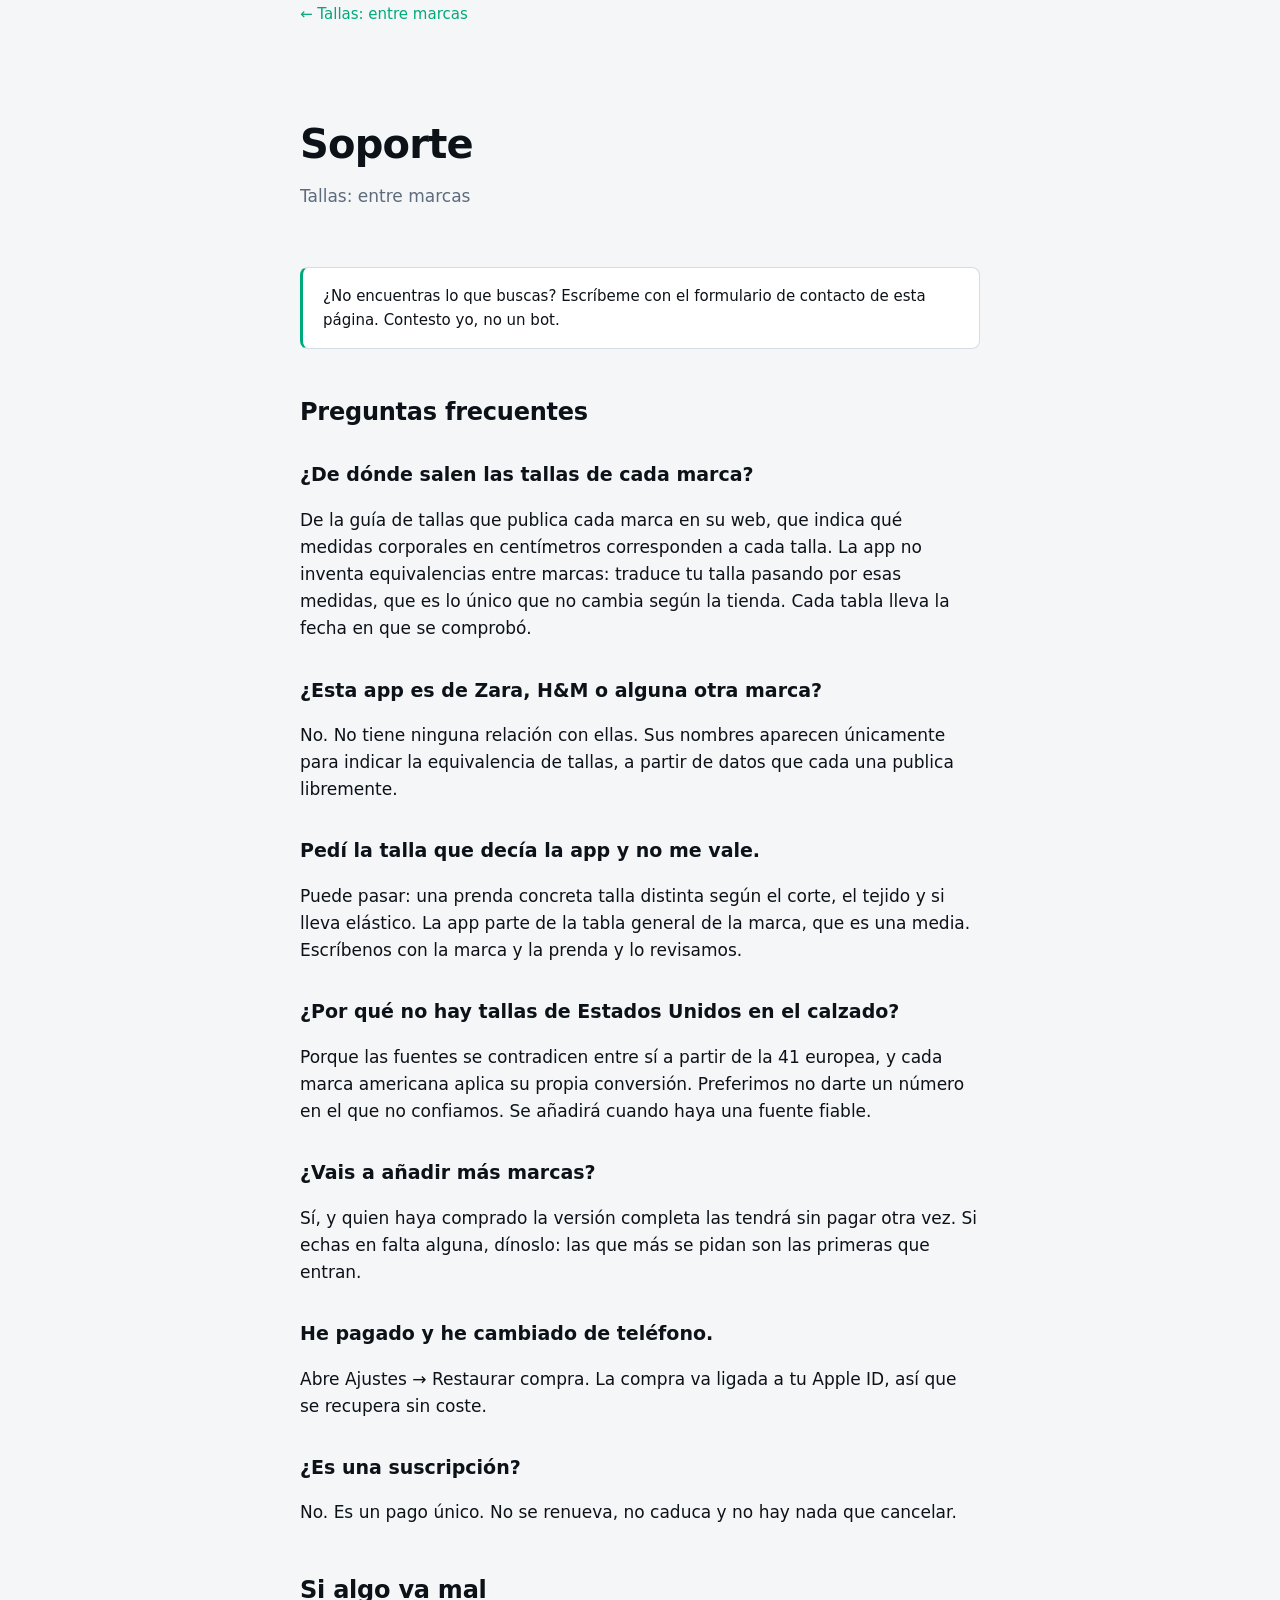
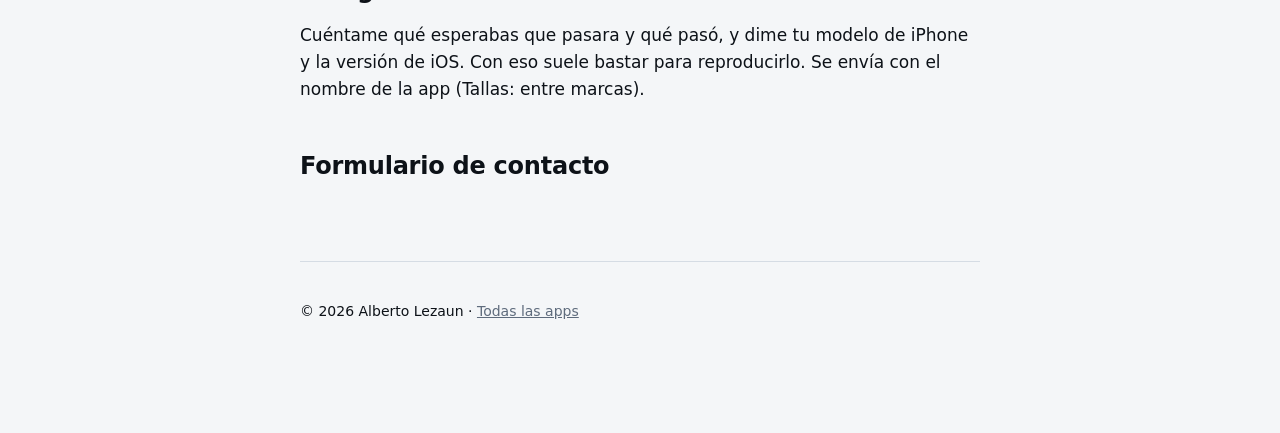
<file: tallas-claras/soporte.html>
<!doctype html>
<html lang="es">
<head>
<meta charset="utf-8">
<meta name="viewport" content="width=device-width, initial-scale=1">
<title>Soporte — Tallas: entre marcas</title>
<meta name="description" content="Ayuda y preguntas frecuentes de Tallas: entre marcas.">
<meta name="color-scheme" content="light dark">
<link rel="stylesheet" href="../estilos.css">
</head>
<body>
<main>
<a class="volver" href="./">← Tallas: entre marcas</a>
<header>
  <h1>Soporte</h1>
  <p class="muted">Tallas: entre marcas</p>
</header>

<div class="aviso">
  <p style="margin:0">¿No encuentras lo que buscas? Escríbeme con el formulario
  de contacto de esta página. Contesto yo, no un bot.</p>
</div>

<h2>Preguntas frecuentes</h2>

<h3>¿De dónde salen las tallas de cada marca?</h3>
<p>De la guía de tallas que publica cada marca en su web, que indica qué medidas corporales en centímetros corresponden a cada talla. La app no inventa equivalencias entre marcas: traduce tu talla pasando por esas medidas, que es lo único que no cambia según la tienda. Cada tabla lleva la fecha en que se comprobó.</p>

<h3>¿Esta app es de Zara, H&amp;M o alguna otra marca?</h3>
<p>No. No tiene ninguna relación con ellas. Sus nombres aparecen únicamente para indicar la equivalencia de tallas, a partir de datos que cada una publica libremente.</p>

<h3>Pedí la talla que decía la app y no me vale.</h3>
<p>Puede pasar: una prenda concreta talla distinta según el corte, el tejido y si lleva elástico. La app parte de la tabla general de la marca, que es una media. Escríbenos con la marca y la prenda y lo revisamos.</p>

<h3>¿Por qué no hay tallas de Estados Unidos en el calzado?</h3>
<p>Porque las fuentes se contradicen entre sí a partir de la 41 europea, y cada marca americana aplica su propia conversión. Preferimos no darte un número en el que no confiamos. Se añadirá cuando haya una fuente fiable.</p>

<h3>¿Vais a añadir más marcas?</h3>
<p>Sí, y quien haya comprado la versión completa las tendrá sin pagar otra vez. Si echas en falta alguna, dínoslo: las que más se pidan son las primeras que entran.</p>

<h3>He pagado y he cambiado de teléfono.</h3>
<p>Abre Ajustes → Restaurar compra. La compra va ligada a tu Apple ID, así que se recupera sin coste.</p>

<h3>¿Es una suscripción?</h3>
<p>No. Es un pago único. No se renueva, no caduca y no hay nada que cancelar.</p>

<h2>Si algo va mal</h2>
<p>Cuéntame qué esperabas que pasara y qué pasó, y dime tu modelo de iPhone y la
versión de iOS. Con eso suele bastar para reproducirlo. Se envía con el nombre
de la app (Tallas: entre marcas).</p>

<h2 id="contacto">Formulario de contacto</h2>
<div id="core-contacto" data-proyecto="fabrica-de-apps" data-app="Tallas: entre marcas" data-idioma="es" data-privacidad="https://apps.albertolezaun.com/tallas-claras/privacidad.html"></div>
<script src="https://core-contacto.albertolezaun.workers.dev/form.js" async></script>
</main>
<footer>
  <p>© 2026 Alberto Lezaun · <a href="../">Todas las apps</a></p>
</footer>
</body>
</html>
</file>
<file: estilos.css>
/* Generado por generar.mjs. No editar a mano. */
:root {
    --canvas: #F4F6F8;
    --surface: #FFFFFF;
    --raised: #E9EDF2;
    --line: #D5DCE4;
    --ink: #0D1218;
    --muted: #5E6B7C;
    --accent: #00A97A;
    --onAccent: #FFFFFF;
    --danger: #C6342B;
  --radio: 14px;
}
@media (prefers-color-scheme: dark) {
  :root {
    --canvas: #0D0F12;
    --surface: #151920;
    --raised: #1D222B;
    --line: #262D38;
    --ink: #EDF0F4;
    --muted: #828D9E;
    --accent: #00E5A0;
    --onAccent: #08110D;
    --danger: #FF6B5E;
  }
}

*, *::before, *::after { box-sizing: border-box; }

body {
  margin: 0;
  padding: 0 24px 96px;
  background: var(--canvas);
  color: var(--ink);
  font: 17px/1.6 -apple-system, BlinkMacSystemFont, "Segoe UI", system-ui, sans-serif;
  -webkit-font-smoothing: antialiased;
}

main { max-width: 680px; margin: 0 auto; }

header { padding: 64px 0 40px; }

h1 { font-size: 40px; line-height: 1.1; letter-spacing: -0.02em; margin: 0 0 12px; }
h2 { font-size: 24px; line-height: 1.25; letter-spacing: -0.01em; margin: 48px 0 12px; }
h3 { font-size: 19px; margin: 32px 0 8px; }

p, li { color: var(--ink); }
.muted { color: var(--muted); }

a { color: var(--accent); text-decoration: none; }
a:hover { text-decoration: underline; }

.tarjeta {
  display: block;
  padding: 24px;
  margin: 16px 0;
  border: 1px solid var(--line);
  border-radius: var(--radio);
  background: var(--surface);
  color: inherit;
  transition: border-color .15s;
}
.tarjeta:hover { border-color: var(--accent); text-decoration: none; }
.tarjeta h3 { margin: 0 0 4px; }
.tarjeta p { margin: 0; color: var(--muted); font-size: 15px; }

.icono {
  width: 56px; height: 56px;
  border-radius: 13px;
  float: left; margin: 0 16px 0 0;
}

.aviso {
  padding: 16px 20px;
  border: 1px solid var(--line);
  border-left: 3px solid var(--accent);
  border-radius: 8px;
  background: var(--surface);
  font-size: 15px;
}

ul { padding-left: 20px; }
li { margin: 6px 0; }

footer {
  max-width: 680px;
  margin: 80px auto 0;
  padding-top: 24px;
  border-top: 1px solid var(--line);
  font-size: 14px;
  color: var(--muted);
}
footer a { color: var(--muted); text-decoration: underline; }

#core-contacto {
  --cc-boton: var(--accent);
  --cc-boton-texto: var(--canvas);
  --cc-borde: var(--line);
  --cc-fondo: var(--surface);
  --cc-texto: var(--ink);
}

.volver { display: inline-block; margin-bottom: 32px; font-size: 15px; }
</file>
